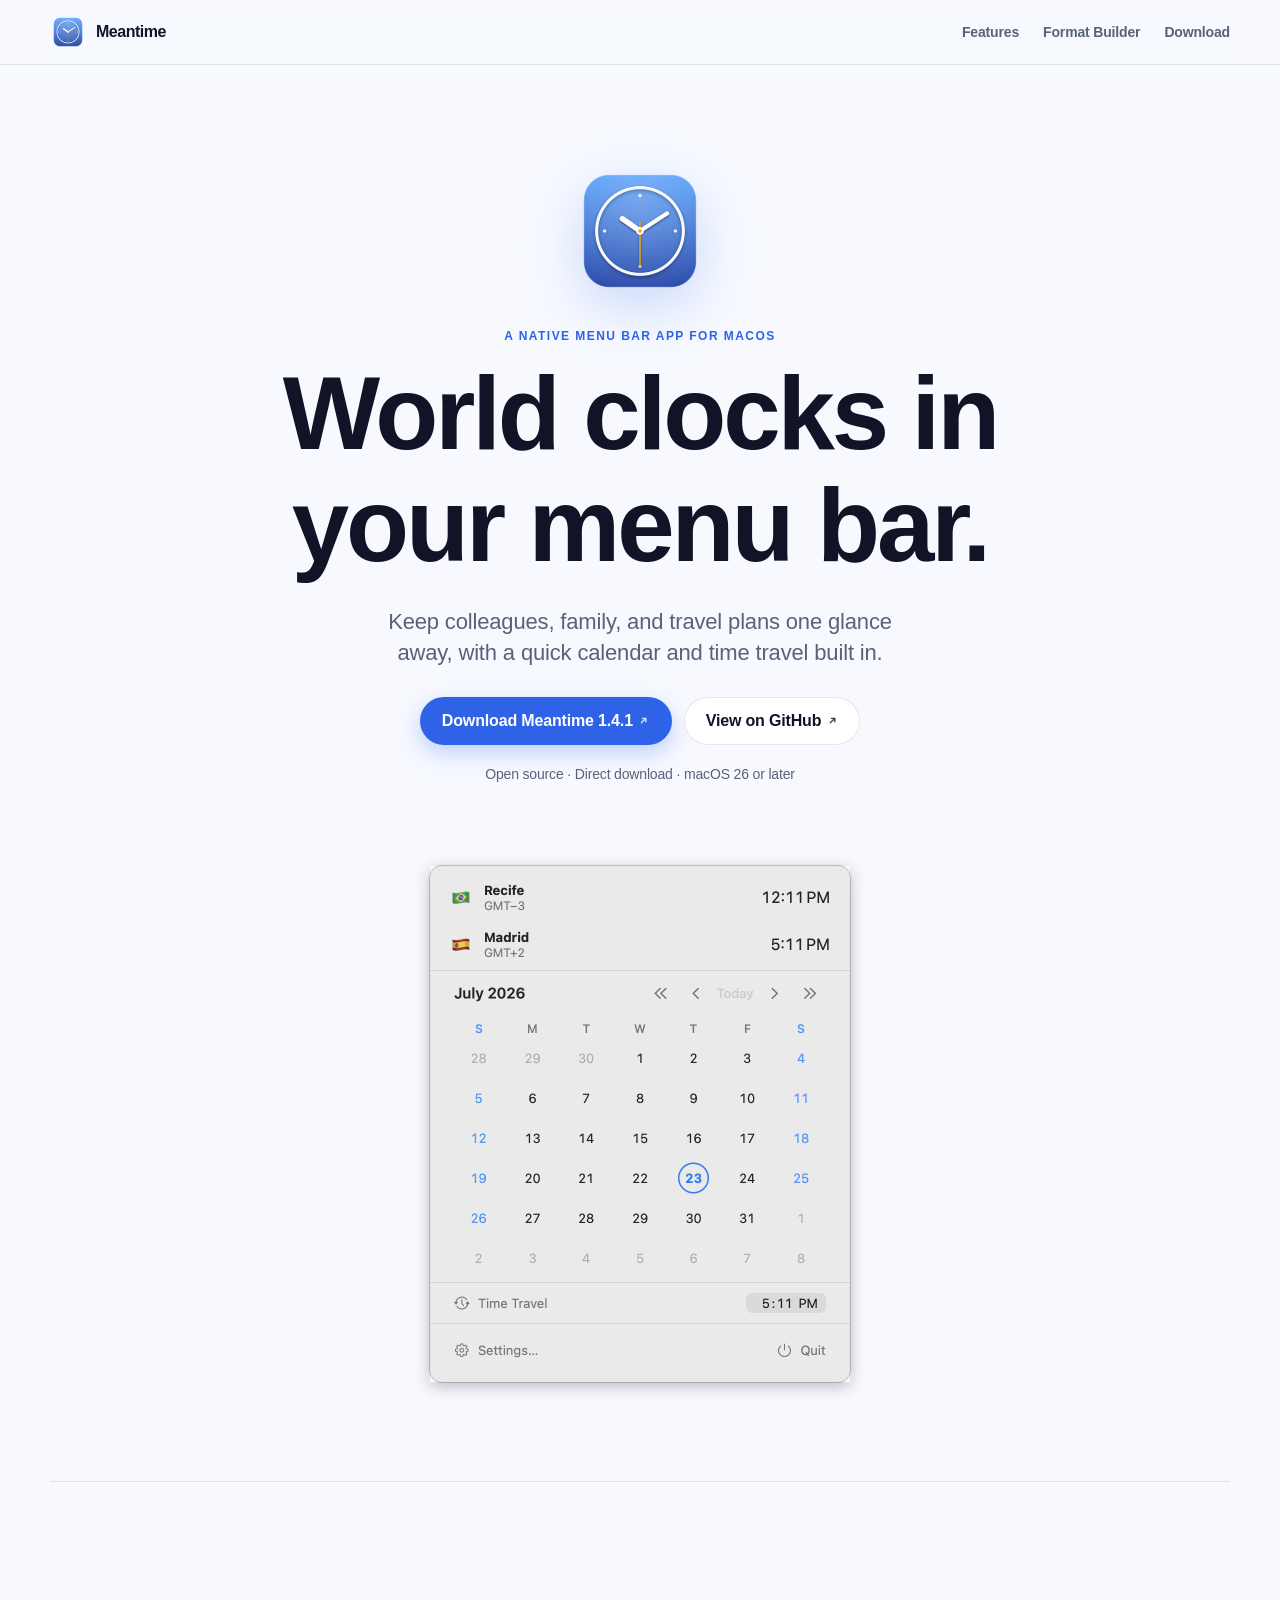
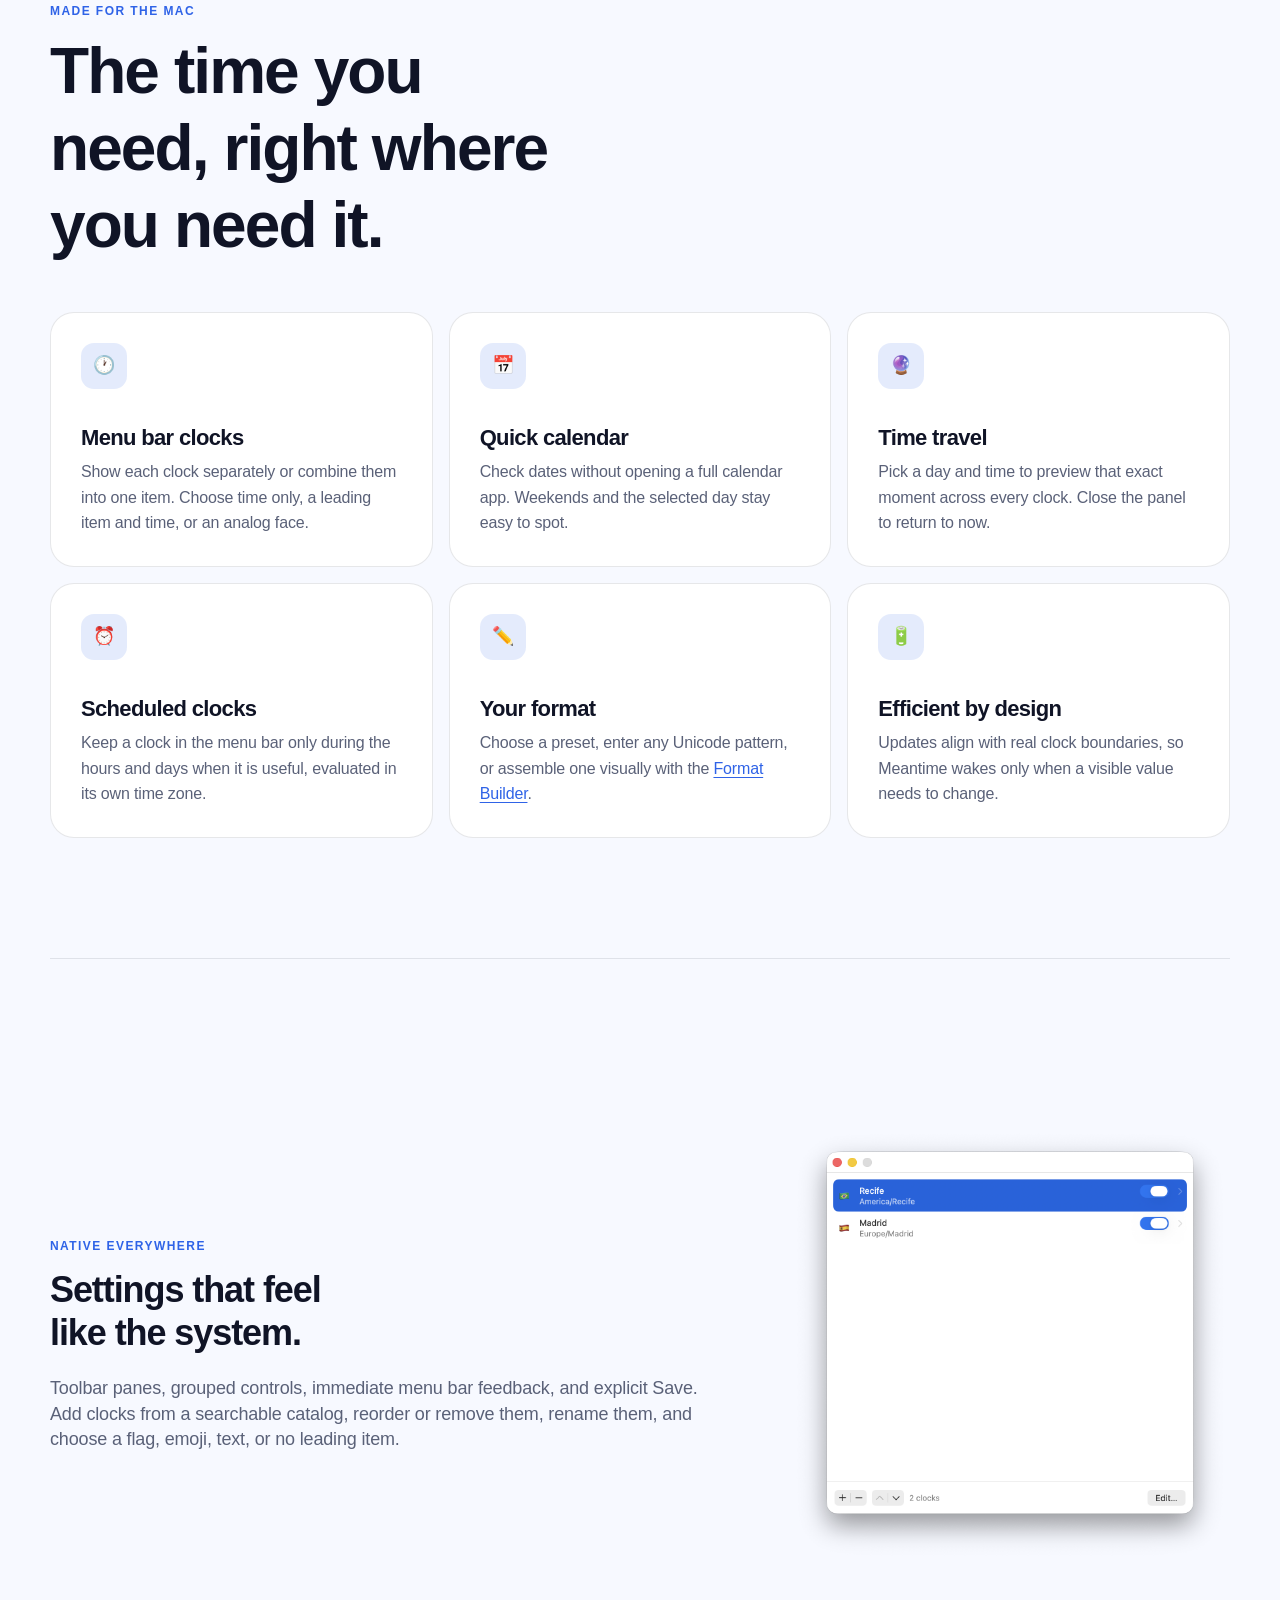
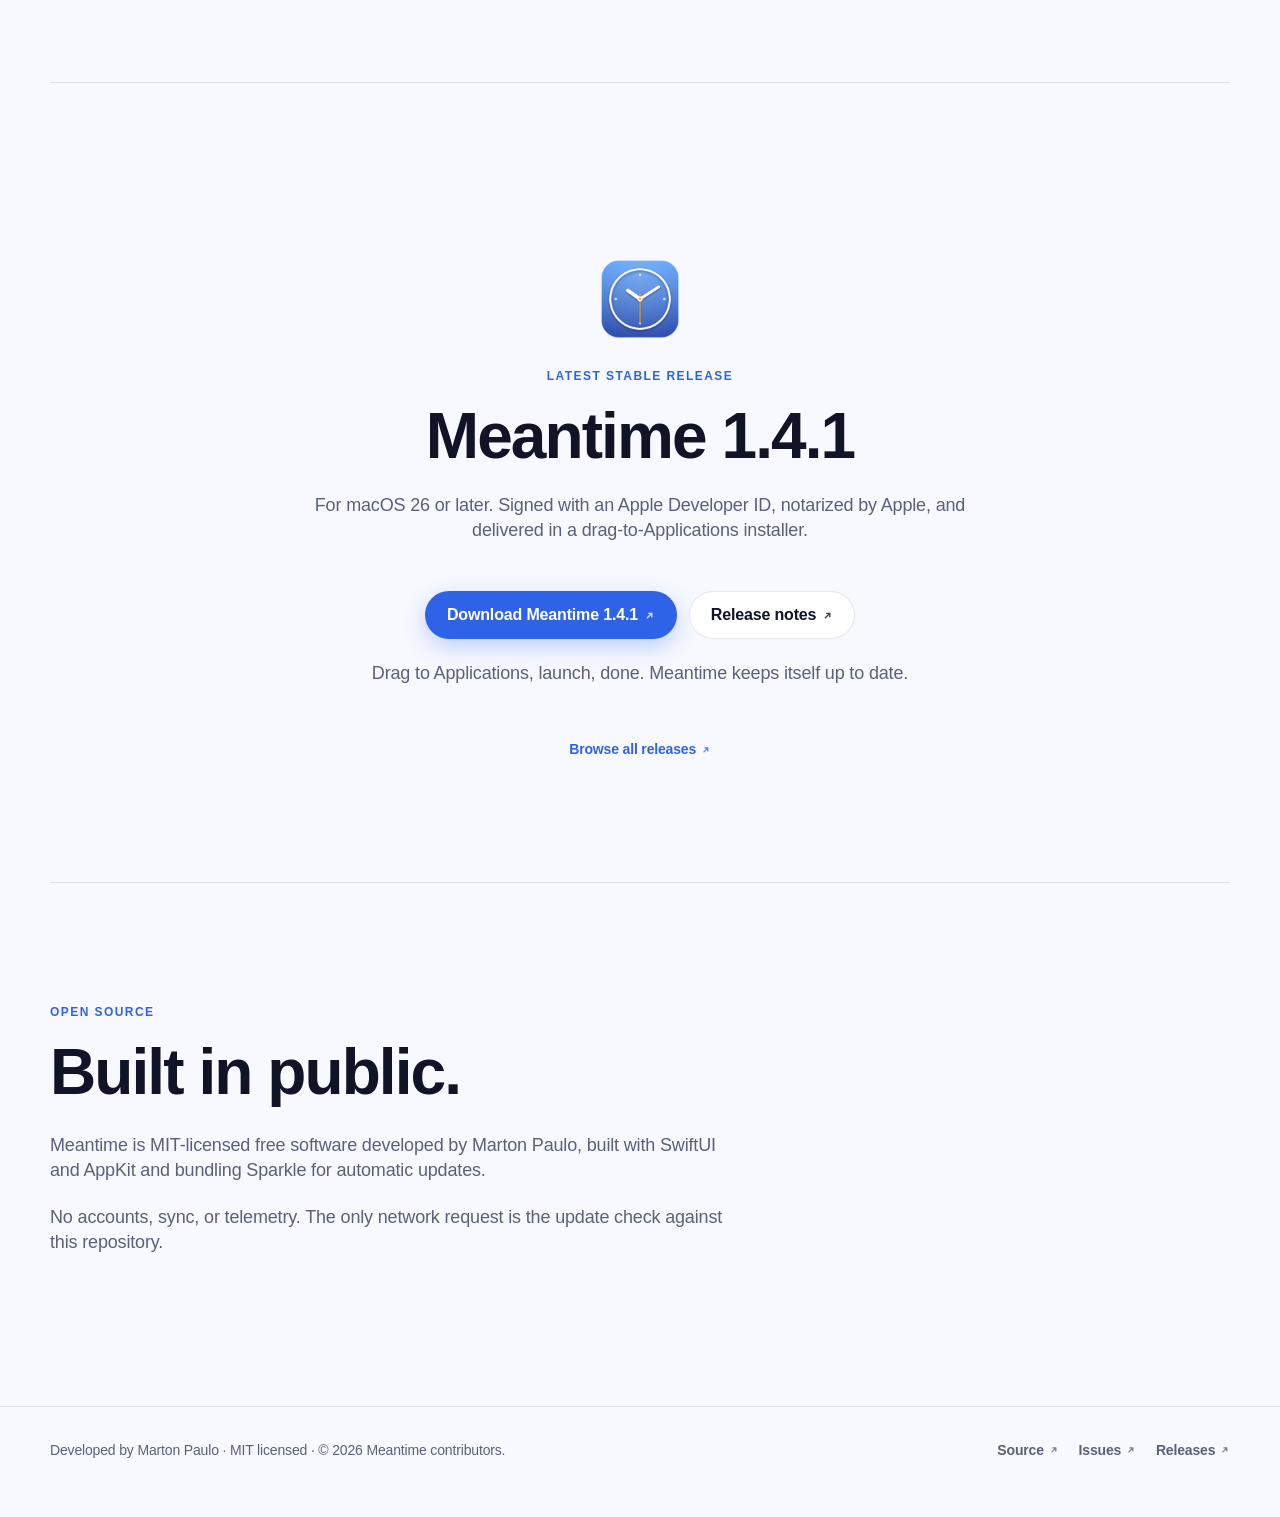
<file: docs/index.html>
<!doctype html>
<html lang="en">
<head>
  <meta charset="utf-8">
  <meta name="viewport" content="width=device-width, initial-scale=1">
  <meta name="color-scheme" content="light dark">
  <title>Meantime · World clock for the Mac menu bar</title>
  <meta name="description" content="A native macOS world clock for the menu bar: scheduled clocks, a quick month calendar, time travel across time zones and a custom format. Free and open source.">
  <meta name="theme-color" content="#f7f9ff" media="(prefers-color-scheme: light)">
  <meta name="theme-color" content="#0b0e1a" media="(prefers-color-scheme: dark)">
  <link rel="canonical" href="https://meantime.martonpaulo.com/">
  <link rel="icon" href="favicon.ico" sizes="48x48">
  <link rel="apple-touch-icon" href="apple-touch-icon.png">
  <meta property="og:type" content="website">
  <meta property="og:site_name" content="Meantime">
  <meta property="og:locale" content="en_US">
  <meta property="og:title" content="Meantime · World clock for the Mac menu bar">
  <meta property="og:description" content="A native macOS world clock for the menu bar: scheduled clocks, a quick month calendar, time travel across time zones and a custom format. Free and open source.">
  <meta property="og:url" content="https://meantime.martonpaulo.com/">
  <meta property="og:image" content="https://meantime.martonpaulo.com/social-card.jpg">
  <meta property="og:image:type" content="image/jpeg">
  <meta property="og:image:width" content="1200">
  <meta property="og:image:height" content="630">
  <meta property="og:image:alt" content="The Meantime clock icon and the words Free for Mac, open source, Meantime, World clocks in your menu bar, beside the Meantime panel with two clocks and a month calendar.">
  <meta name="twitter:card" content="summary_large_image">
  <meta name="twitter:title" content="Meantime · World clock for the Mac menu bar">
  <meta name="twitter:description" content="A native macOS world clock for the menu bar: scheduled clocks, a quick month calendar, time travel across time zones and a custom format. Free and open source.">
  <meta name="twitter:image" content="https://meantime.martonpaulo.com/social-card.jpg">
  <meta name="twitter:image:alt" content="Meantime: world clocks in your menu bar">
  <script type="application/ld+json">
  {
    "@context": "https://schema.org",
    "@type": "SoftwareApplication",
    "name": "Meantime",
    "url": "https://meantime.martonpaulo.com/",
    "description": "A native macOS menu bar app for world clocks: scheduled clocks, a quick month calendar, time travel, and a fully buildable time format.",
    "applicationCategory": "UtilitiesApplication",
    "operatingSystem": "macOS 26 or later",
    "image": "https://meantime.martonpaulo.com/social-card.jpg",
    "screenshot": "https://meantime.martonpaulo.com/screenshots/panel.webp",
    "downloadUrl": "https://github.com/martonpaulo/meantime/releases/latest",
    "license": "https://opensource.org/licenses/MIT",
    "author": { "@type": "Person", "name": "Marton Paulo" },
    "offers": { "@type": "Offer", "price": "0", "priceCurrency": "USD" }
  }
  </script>
  <!-- Google names the site in results from this node on the home page. -->
  <script type="application/ld+json">{"@context": "https://schema.org", "@type": "WebSite", "name": "Meantime", "url": "https://meantime.martonpaulo.com/"}</script>
  <link rel="preload" as="image" href="screenshots/panel.webp" fetchpriority="high">
  <link rel="stylesheet" href="styles/main.css">
</head>
<body>
  <a class="skip-link" href="#main">Skip to content</a>
  <header class="site-header" aria-label="Primary navigation">
    <div class="site-header-inner">
      <a class="brand" href="#top" aria-label="Meantime home" aria-current="page">
        <img src="assets/app-icon-72.png" width="36" height="36" alt="">
        <span>Meantime</span>
      </a>
      <nav aria-label="Page sections">
        <a href="#features">Features</a>
        <a href="format.html">Format Builder</a>
        <a href="#download">Download</a>
      </nav>
    </div>
  </header>

  <main id="main">
    <section class="hero" id="top" aria-labelledby="hero-title">
      <div class="hero-copy">
        <img class="hero-icon" src="assets/app-icon-280.png" width="140" height="140" alt="Meantime application icon">
        <p class="eyebrow">A native menu bar app for macOS</p>
        <h1 id="hero-title">World clocks in your menu bar.</h1>
        <p class="hero-summary">Keep colleagues, family, and travel plans one glance away, with a quick calendar and time travel built in.</p>
        <div class="actions">
          <a class="button primary" href="https://github.com/martonpaulo/meantime/releases/latest" rel="noopener">Download Meantime 1.4.1<svg class="external-icon" viewBox="0 0 12 12" width="12" height="12" fill="none" aria-hidden="true" focusable="false"><path d="M3.6 8.4 8.4 3.6M4.8 3.6h3.6v3.6" stroke="currentColor" stroke-width="1.5" stroke-linecap="round" stroke-linejoin="round"/></svg></a>
          <a class="button secondary" href="https://github.com/martonpaulo/meantime" rel="noopener">View on GitHub<svg class="external-icon" viewBox="0 0 12 12" width="12" height="12" fill="none" aria-hidden="true" focusable="false"><path d="M3.6 8.4 8.4 3.6M4.8 3.6h3.6v3.6" stroke="currentColor" stroke-width="1.5" stroke-linecap="round" stroke-linejoin="round"/></svg></a>
        </div>
        <p class="compatibility">Open source · Direct download · macOS 26 or later</p>
      </div>
      <img class="hero-shot" src="screenshots/panel.webp"
           alt="The Meantime panel showing world clocks, a month calendar, and time travel"
           width="466" height="562" fetchpriority="high" decoding="async">
    </section>

    <section class="section" id="features" aria-labelledby="features-title">
      <p class="eyebrow">Made for the Mac</p>
      <h2 id="features-title">The time you need, right where you need it.</h2>
      <div class="feature-grid">
        <article><span aria-hidden="true">🕐</span><h3>Menu bar clocks</h3><p>Show each clock separately or combine them into one item. Choose time only, a leading item and time, or an analog face.</p></article>
        <article><span aria-hidden="true">📅</span><h3>Quick calendar</h3><p>Check dates without opening a full calendar app. Weekends and the selected day stay easy to spot.</p></article>
        <article><span aria-hidden="true">🔮</span><h3>Time travel</h3><p>Pick a day and time to preview that exact moment across every clock. Close the panel to return to now.</p></article>
        <article><span aria-hidden="true">⏰</span><h3>Scheduled clocks</h3><p>Keep a clock in the menu bar only during the hours and days when it is useful, evaluated in its own time zone.</p></article>
        <article><span aria-hidden="true">✏️</span><h3>Your format</h3><p>Choose a preset, enter any Unicode pattern, or assemble one visually with the <a href="format.html">Format Builder</a>.</p></article>
        <article><span aria-hidden="true">🔋</span><h3>Efficient by design</h3><p>Updates align with real clock boundaries, so Meantime wakes only when a visible value needs to change.</p></article>
      </div>
    </section>

    <section class="showcase section" aria-labelledby="settings-title">
      <div class="showcase-copy">
        <p class="eyebrow">Native everywhere</p>
        <h2 id="settings-title">Settings that feel like the system.</h2>
        <p>Toolbar panes, grouped controls, immediate menu bar feedback, and explicit Save. Add clocks from a searchable catalog, reorder or remove them, rename them, and choose a flag, emoji, text, or no leading item.</p>
      </div>
      <img class="settings-shot" src="screenshots/settings-clocks.webp"
           alt="Meantime Settings showing a native selectable list of clocks with add, remove, reorder, and edit controls"
           width="672" height="664" loading="lazy" decoding="async">
    </section>

    <section class="section download" id="download" aria-labelledby="download-title">
      <img src="assets/app-icon-280.png" alt="" width="96" height="96" loading="lazy" decoding="async">
      <p class="eyebrow">Latest stable release</p>
      <h2 id="download-title">Meantime 1.4.1</h2>
      <p>For macOS 26 or later. Signed with an Apple Developer ID, notarized by Apple, and delivered in a drag-to-Applications installer.</p>
      <div class="actions">
        <a class="button primary" href="https://github.com/martonpaulo/meantime/releases/latest" rel="noopener">Download Meantime 1.4.1<svg class="external-icon" viewBox="0 0 12 12" width="12" height="12" fill="none" aria-hidden="true" focusable="false"><path d="M3.6 8.4 8.4 3.6M4.8 3.6h3.6v3.6" stroke="currentColor" stroke-width="1.5" stroke-linecap="round" stroke-linejoin="round"/></svg></a>
        <a class="button secondary" href="https://github.com/martonpaulo/meantime/releases/tag/v1.4.1" rel="noopener">Release notes<svg class="external-icon" viewBox="0 0 12 12" width="12" height="12" fill="none" aria-hidden="true" focusable="false"><path d="M3.6 8.4 8.4 3.6M4.8 3.6h3.6v3.6" stroke="currentColor" stroke-width="1.5" stroke-linecap="round" stroke-linejoin="round"/></svg></a>
      </div>
      <p class="compatibility">Drag to Applications, launch, done. Meantime keeps itself up to date.</p>
      <a class="text-link" href="https://github.com/martonpaulo/meantime/releases" rel="noopener">Browse all releases<svg class="external-icon" viewBox="0 0 12 12" width="12" height="12" fill="none" aria-hidden="true" focusable="false"><path d="M3.6 8.4 8.4 3.6M4.8 3.6h3.6v3.6" stroke="currentColor" stroke-width="1.5" stroke-linecap="round" stroke-linejoin="round"/></svg></a>
    </section>

    <section class="open-source section" aria-labelledby="open-source-title">
      <p class="eyebrow">Open source</p>
      <h2 id="open-source-title">Built in public.</h2>
      <p>Meantime is MIT-licensed free software developed by Marton Paulo, built with SwiftUI and AppKit and bundling Sparkle for automatic updates.</p>
      <p>No accounts, sync, or telemetry. The only network request is the update check against this repository.</p>
    </section>
  </main>

  <footer class="site-footer">
    <div class="site-footer-inner">
      <p>Developed by Marton Paulo · MIT licensed · © 2026 Meantime contributors.</p>
      <nav aria-label="Site links">
        <a href="https://github.com/martonpaulo/meantime" rel="noopener">Source<svg class="external-icon" viewBox="0 0 12 12" width="12" height="12" fill="none" aria-hidden="true" focusable="false"><path d="M3.6 8.4 8.4 3.6M4.8 3.6h3.6v3.6" stroke="currentColor" stroke-width="1.5" stroke-linecap="round" stroke-linejoin="round"/></svg></a>
        <a href="https://github.com/martonpaulo/meantime/issues" rel="noopener">Issues<svg class="external-icon" viewBox="0 0 12 12" width="12" height="12" fill="none" aria-hidden="true" focusable="false"><path d="M3.6 8.4 8.4 3.6M4.8 3.6h3.6v3.6" stroke="currentColor" stroke-width="1.5" stroke-linecap="round" stroke-linejoin="round"/></svg></a>
        <a href="https://github.com/martonpaulo/meantime/releases" rel="noopener">Releases<svg class="external-icon" viewBox="0 0 12 12" width="12" height="12" fill="none" aria-hidden="true" focusable="false"><path d="M3.6 8.4 8.4 3.6M4.8 3.6h3.6v3.6" stroke="currentColor" stroke-width="1.5" stroke-linecap="round" stroke-linejoin="round"/></svg></a>
      </nav>
    </div>
  </footer>
</body>
</html>
</file>
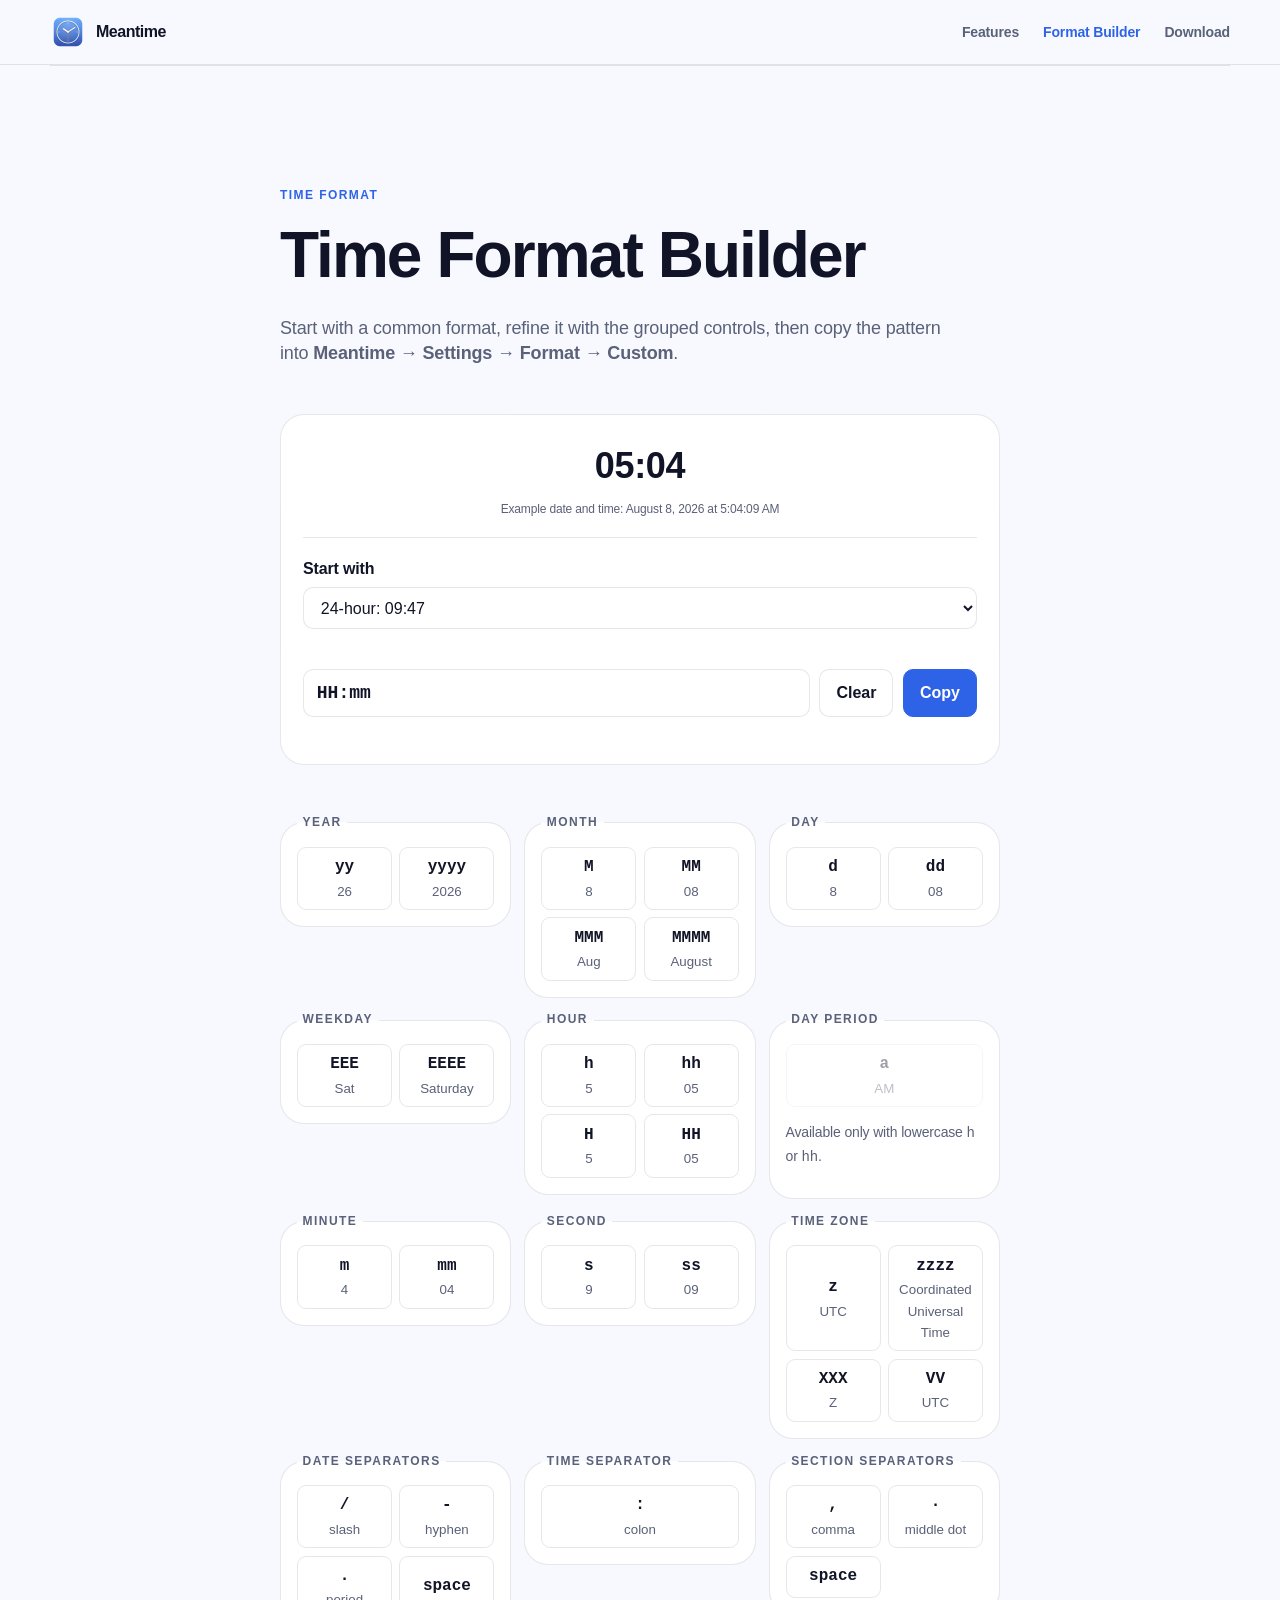
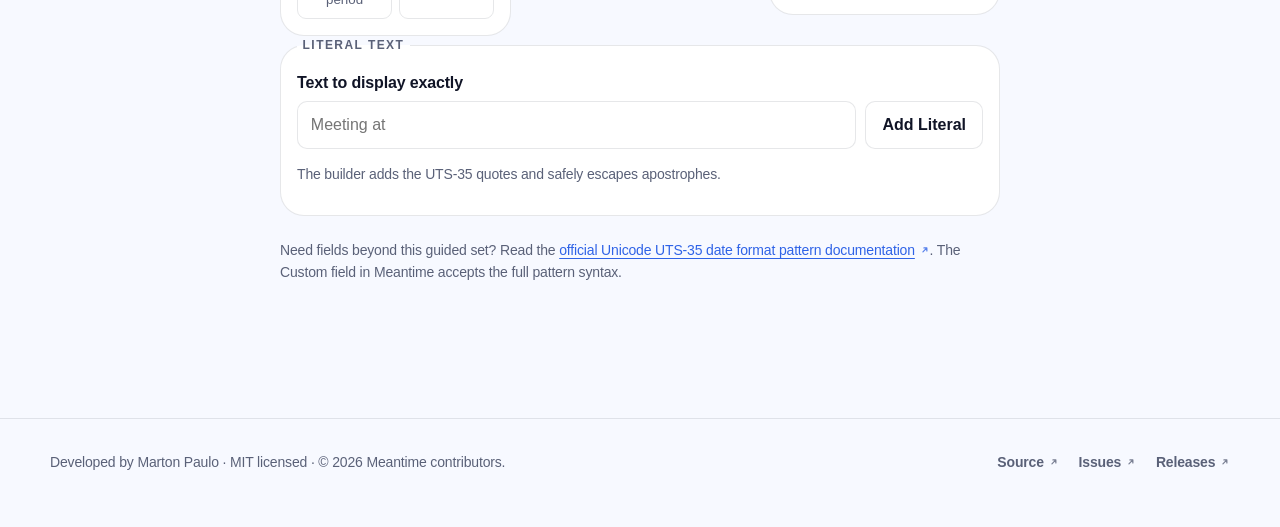
<file: docs/format.html>
<!doctype html>
<html lang="en">
<head>
  <meta charset="utf-8">
  <meta name="viewport" content="width=device-width, initial-scale=1">
  <meta name="color-scheme" content="light dark">
  <title>Time format builder · Meantime</title>
  <meta name="description" content="Build the date and time pattern Meantime shows in your menu bar from presets, grouped fields, separators and literal text, then copy it into the app.">
  <meta name="theme-color" content="#f7f9ff" media="(prefers-color-scheme: light)">
  <meta name="theme-color" content="#0b0e1a" media="(prefers-color-scheme: dark)">
  <link rel="canonical" href="https://meantime.martonpaulo.com/format.html">
  <link rel="icon" href="favicon.ico" sizes="48x48">
  <link rel="apple-touch-icon" href="apple-touch-icon.png">
  <meta property="og:type" content="website">
  <meta property="og:site_name" content="Meantime">
  <meta property="og:locale" content="en_US">
  <meta property="og:title" content="Time format builder · Meantime">
  <meta property="og:description" content="Build the date and time pattern Meantime shows in your menu bar from presets, grouped fields, separators and literal text, then copy it into the app.">
  <meta property="og:url" content="https://meantime.martonpaulo.com/format.html">
  <meta property="og:image" content="https://meantime.martonpaulo.com/social-card.jpg">
  <meta property="og:image:type" content="image/jpeg">
  <meta property="og:image:width" content="1200">
  <meta property="og:image:height" content="630">
  <meta property="og:image:alt" content="The Meantime clock icon and the words Free for Mac, open source, Meantime, World clocks in your menu bar, beside the Meantime panel with two clocks and a month calendar.">
  <meta name="twitter:card" content="summary_large_image">
  <meta name="twitter:title" content="Time format builder · Meantime">
  <meta name="twitter:description" content="Build the date and time pattern Meantime shows in your menu bar from presets, grouped fields, separators and literal text, then copy it into the app.">
  <meta name="twitter:image" content="https://meantime.martonpaulo.com/social-card.jpg">
  <meta name="twitter:image:alt" content="Meantime: world clocks in your menu bar">
  <script type="application/ld+json">
  {
    "@context": "https://schema.org",
    "@type": "WebApplication",
    "name": "Meantime Time Format Builder",
    "url": "https://meantime.martonpaulo.com/format.html",
    "description": "Build a Unicode (UTS-35) date and time pattern for Meantime from presets, grouped fields, separators, and literal text, with a live preview.",
    "applicationCategory": "DeveloperApplication",
    "browserRequirements": "Requires JavaScript",
    "isPartOf": { "@type": "WebSite", "name": "Meantime", "url": "https://meantime.martonpaulo.com/" },
    "offers": { "@type": "Offer", "price": "0", "priceCurrency": "USD" }
  }
  </script>
  <!-- The path above the result on desktop: Meantime › Time format builder. -->
  <script type="application/ld+json">{"@context": "https://schema.org", "@type": "BreadcrumbList", "itemListElement": [{"@type": "ListItem", "position": 1, "name": "Meantime", "item": "https://meantime.martonpaulo.com/"}, {"@type": "ListItem", "position": 2, "name": "Time format builder", "item": "https://meantime.martonpaulo.com/format.html"}]}</script>
  <link rel="stylesheet" href="styles/main.css">
</head>
<body>
  <a class="skip-link" href="#main">Skip to content</a>
  <header class="site-header" aria-label="Primary navigation">
    <div class="site-header-inner">
      <a class="brand" href="index.html" aria-label="Meantime home">
        <img src="assets/app-icon-72.png" width="36" height="36" alt="">
        <span>Meantime</span>
      </a>
      <nav aria-label="Page sections">
        <a href="index.html#features">Features</a>
        <a href="format.html" aria-current="page">Format Builder</a>
        <a href="index.html#download">Download</a>
      </nav>
    </div>
  </header>

  <main id="main">
    <section class="section builder-page" aria-labelledby="title">
      <div class="builder">
        <p class="eyebrow">Time format</p>
        <h1 id="title">Time Format Builder</h1>
        <p class="builder-intro">
          Start with a common format, refine it with the grouped controls, then
          copy the pattern into <strong>Meantime → Settings → Format → Custom</strong>.
        </p>

        <div class="builder-panel">
          <div class="preview-card" aria-live="polite">
            <div class="preview-time" id="preview">05:04</div>
            <p class="preview-caption">Example date and time: August 8, 2026 at 5:04:09 AM</p>
          </div>

          <div class="preset-row">
            <label for="preset">Start with</label>
            <select id="preset">
              <option value="HH:mm" selected>24-hour: 09:47</option>
              <option value="HH:mm:ss">24-hour with seconds: 09:47:30</option>
              <option value="h:mm a">12-hour: 9:47 AM</option>
              <option value="h:mm:ss a">12-hour with seconds: 9:47:30 AM</option>
              <option value="EEE d MMM · HH:mm">Date and time</option>
              <option value="EEEE, MMMM d, yyyy · h:mm a">Full date and time</option>
              <option value="custom">Custom</option>
            </select>
          </div>
        </div>

        <div class="builder-sticky">
          <div class="panel-foot">
            <div class="pattern-row">
              <input id="pattern" type="text" spellcheck="false" autocomplete="off"
                     aria-label="Unicode date and time pattern"
                     aria-describedby="builder-status" value="HH:mm">
              <button class="builder-button" id="clear" type="button">Clear</button>
              <button class="builder-button primary" id="copy" type="button">Copy</button>
            </div>
            <p class="builder-status" id="builder-status" role="status"></p>
          </div>
        </div>

        <div class="builder-groups" aria-label="Pattern fields and separators">
          <fieldset>
            <legend>Year</legend>
            <div class="token-buttons">
              <button type="button" data-token="yy"><code>yy</code><small data-sample="yy"></small></button>
              <button type="button" data-token="yyyy"><code>yyyy</code><small data-sample="yyyy"></small></button>
            </div>
          </fieldset>

          <fieldset>
            <legend>Month</legend>
            <div class="token-buttons">
              <button type="button" data-token="M"><code>M</code><small data-sample="M"></small></button>
              <button type="button" data-token="MM"><code>MM</code><small data-sample="MM"></small></button>
              <button type="button" data-token="MMM"><code>MMM</code><small data-sample="MMM"></small></button>
              <button type="button" data-token="MMMM"><code>MMMM</code><small data-sample="MMMM"></small></button>
            </div>
          </fieldset>

          <fieldset>
            <legend>Day</legend>
            <div class="token-buttons">
              <button type="button" data-token="d"><code>d</code><small data-sample="d"></small></button>
              <button type="button" data-token="dd"><code>dd</code><small data-sample="dd"></small></button>
            </div>
          </fieldset>

          <fieldset>
            <legend>Weekday</legend>
            <div class="token-buttons">
              <button type="button" data-token="EEE"><code>EEE</code><small data-sample="EEE"></small></button>
              <button type="button" data-token="EEEE"><code>EEEE</code><small data-sample="EEEE"></small></button>
            </div>
          </fieldset>

          <fieldset>
            <legend>Hour</legend>
            <div class="token-buttons">
              <button type="button" data-token="h"><code>h</code><small data-sample="h"></small></button>
              <button type="button" data-token="hh"><code>hh</code><small data-sample="hh"></small></button>
              <button type="button" data-token="H"><code>H</code><small data-sample="H"></small></button>
              <button type="button" data-token="HH"><code>HH</code><small data-sample="HH"></small></button>
            </div>
          </fieldset>

          <fieldset>
            <legend>Day Period</legend>
            <div class="token-buttons">
              <button type="button" id="day-period" data-token="a"><code>a</code><small data-sample="a"></small></button>
            </div>
            <p class="hint">Available only with lowercase <code>h</code> or <code>hh</code>.</p>
          </fieldset>

          <fieldset>
            <legend>Minute</legend>
            <div class="token-buttons">
              <button type="button" data-token="m"><code>m</code><small data-sample="m"></small></button>
              <button type="button" data-token="mm"><code>mm</code><small data-sample="mm"></small></button>
            </div>
          </fieldset>

          <fieldset>
            <legend>Second</legend>
            <div class="token-buttons">
              <button type="button" data-token="s"><code>s</code><small data-sample="s"></small></button>
              <button type="button" data-token="ss"><code>ss</code><small data-sample="ss"></small></button>
            </div>
          </fieldset>

          <fieldset>
            <legend>Time Zone</legend>
            <div class="token-buttons">
              <button type="button" data-token="z"><code>z</code><small data-sample="z"></small></button>
              <button type="button" data-token="zzzz"><code>zzzz</code><small data-sample="zzzz"></small></button>
              <button type="button" data-token="XXX"><code>XXX</code><small data-sample="XXX"></small></button>
              <button type="button" data-token="VV"><code>VV</code><small data-sample="VV"></small></button>
            </div>
          </fieldset>

          <fieldset>
            <legend>Date Separators</legend>
            <div class="token-buttons">
              <button type="button" data-token="/" data-separator><code>/</code><small>slash</small></button>
              <button type="button" data-token="-" data-separator><code>-</code><small>hyphen</small></button>
              <button type="button" data-token="." data-separator><code>.</code><small>period</small></button>
              <button type="button" data-token=" " data-separator><code>space</code></button>
            </div>
          </fieldset>

          <fieldset>
            <legend>Time Separator</legend>
            <div class="token-buttons">
              <button type="button" data-token=":" data-separator><code>:</code><small>colon</small></button>
            </div>
          </fieldset>

          <fieldset>
            <legend>Section Separators</legend>
            <div class="token-buttons">
              <button type="button" data-token="," data-separator><code>,</code><small>comma</small></button>
              <button type="button" data-token="·" data-separator><code>·</code><small>middle dot</small></button>
              <button type="button" data-token=" " data-separator><code>space</code></button>
            </div>
          </fieldset>
        </div>

        <fieldset class="literal-fieldset">
          <legend>Literal Text</legend>
          <div class="literal-row">
            <div>
              <label for="literal">Text to display exactly</label>
              <input id="literal" type="text" placeholder="Meeting at" autocomplete="off">
            </div>
            <button class="builder-button" id="add-literal" type="button">Add Literal</button>
          </div>
          <p class="hint">The builder adds the UTS-35 quotes and safely escapes apostrophes.</p>
        </fieldset>

        <p class="hint builder-help">
          Need fields beyond this guided set? Read the
          <a href="https://unicode.org/reports/tr35/tr35-dates.html#Date_Format_Patterns" rel="noopener">official Unicode UTS-35 date format pattern documentation<svg class="external-icon" viewBox="0 0 12 12" width="12" height="12" fill="none" aria-hidden="true" focusable="false"><path d="M3.6 8.4 8.4 3.6M4.8 3.6h3.6v3.6" stroke="currentColor" stroke-width="1.5" stroke-linecap="round" stroke-linejoin="round"/></svg></a>.
          The Custom field in Meantime accepts the full pattern syntax.
        </p>
      </div>
    </section>
  </main>

  <footer class="site-footer">
    <div class="site-footer-inner">
      <p>Developed by Marton Paulo · MIT licensed · © 2026 Meantime contributors.</p>
      <nav aria-label="Site links">
        <a href="https://github.com/martonpaulo/meantime" rel="noopener">Source<svg class="external-icon" viewBox="0 0 12 12" width="12" height="12" fill="none" aria-hidden="true" focusable="false"><path d="M3.6 8.4 8.4 3.6M4.8 3.6h3.6v3.6" stroke="currentColor" stroke-width="1.5" stroke-linecap="round" stroke-linejoin="round"/></svg></a>
        <a href="https://github.com/martonpaulo/meantime/issues" rel="noopener">Issues<svg class="external-icon" viewBox="0 0 12 12" width="12" height="12" fill="none" aria-hidden="true" focusable="false"><path d="M3.6 8.4 8.4 3.6M4.8 3.6h3.6v3.6" stroke="currentColor" stroke-width="1.5" stroke-linecap="round" stroke-linejoin="round"/></svg></a>
        <a href="https://github.com/martonpaulo/meantime/releases" rel="noopener">Releases<svg class="external-icon" viewBox="0 0 12 12" width="12" height="12" fill="none" aria-hidden="true" focusable="false"><path d="M3.6 8.4 8.4 3.6M4.8 3.6h3.6v3.6" stroke="currentColor" stroke-width="1.5" stroke-linecap="round" stroke-linejoin="round"/></svg></a>
      </nav>
    </div>
  </footer>

  <script src="scripts/format-pattern.js"></script>
  <script src="scripts/format-preview.js"></script>
  <script>
    "use strict";

    const { unquotedFields, validation: validatePattern } = MeantimeFormatPattern;
    const { EXAMPLE_DATE, parsePattern } = MeantimeFormatPreview;

    const patternInput = document.getElementById("pattern");
    const preset = document.getElementById("preset");
    const preview = document.getElementById("preview");
    const copyButton = document.getElementById("copy");
    const status = document.getElementById("builder-status");
    const dayPeriodButton = document.getElementById("day-period");
    function validation() {
      return validatePattern(patternInput.value);
    }

    // The outcome of the last copy attempt, shown only while it still describes
    // the pattern in the field. A validation error always outranks it.
    let copyFeedback = null;

    function refresh() {
      preview.textContent = parsePattern(patternInput.value, EXAMPLE_DATE) || "Add a field to begin";
      document.querySelectorAll("[data-sample]").forEach(element => {
        element.textContent = parsePattern(element.dataset.sample, EXAMPLE_DATE);
      });

      const parsed = unquotedFields(patternInput.value);
      dayPeriodButton.disabled = !parsed.fields.has("h") || parsed.fields.has("H");
      const result = validation();
      const showing = result.valid ? copyFeedback : { message: result.message, error: true };
      status.textContent = showing ? showing.message : "";
      status.classList.toggle("error", Boolean(showing && showing.error));
      // The one validator owns validity: the field's invalid state and the
      // description the screen reader reads both come from its result.
      patternInput.setAttribute("aria-invalid", result.valid ? "false" : "true");
      copyButton.disabled = !result.valid;
    }

    function patternChanged() {
      // A new pattern makes any earlier copy outcome obsolete.
      copyFeedback = null;
      refresh();
    }

    preset.addEventListener("change", () => {
      if (preset.value !== "custom") patternInput.value = preset.value;
      patternChanged();
    });

    patternInput.addEventListener("input", () => {
      preset.value = "custom";
      patternChanged();
    });

    document.querySelectorAll("[data-token]").forEach(button => {
      button.addEventListener("click", () => {
        patternInput.value += button.dataset.token;
        preset.value = "custom";
        patternChanged();
        patternInput.focus();
      });
    });

    document.getElementById("clear").addEventListener("click", () => {
      patternInput.value = "";
      preset.value = "custom";
      patternChanged();
      patternInput.focus();
    });

    const literalInput = document.getElementById("literal");
    function addLiteral() {
      if (!literalInput.value) return;
      const quoted = `'${literalInput.value.replaceAll("'", "''")}'`;
      patternInput.value += quoted;
      literalInput.value = "";
      preset.value = "custom";
      patternChanged();
      patternInput.focus();
    }
    document.getElementById("add-literal").addEventListener("click", addLiteral);
    literalInput.addEventListener("keydown", event => {
      if (event.key === "Enter") {
        event.preventDefault();
        addLiteral();
      }
    });

    copyButton.addEventListener("click", async () => {
      if (!validation().valid) return;
      const requested = patternInput.value;
      let copied = false;
      try {
        // Absent over plain HTTP and in older browsers; denied by permission too.
        if (!navigator.clipboard?.writeText) throw new Error("clipboard unavailable");
        await navigator.clipboard.writeText(requested);
        copied = true;
      } catch {
        copied = false;
      }
      // The pattern may have changed while the write was in flight; a stale
      // result must never describe what is in the field now.
      if (patternInput.value !== requested) return;

      if (copied) {
        copyFeedback = { message: "Copied the pattern to the clipboard.", error: false };
        copyButton.textContent = "Copied!";
        window.setTimeout(() => { copyButton.textContent = "Copy"; }, 1400);
      } else {
        copyFeedback = {
          message: "Couldn\u2019t copy the pattern. Select the pattern and copy it manually.",
          error: true,
        };
        // Hand the pattern over ready to copy by keyboard.
        patternInput.focus();
        patternInput.select();
      }
      refresh();
    });

    patternChanged();
  </script>
</body>
</html>
</file>
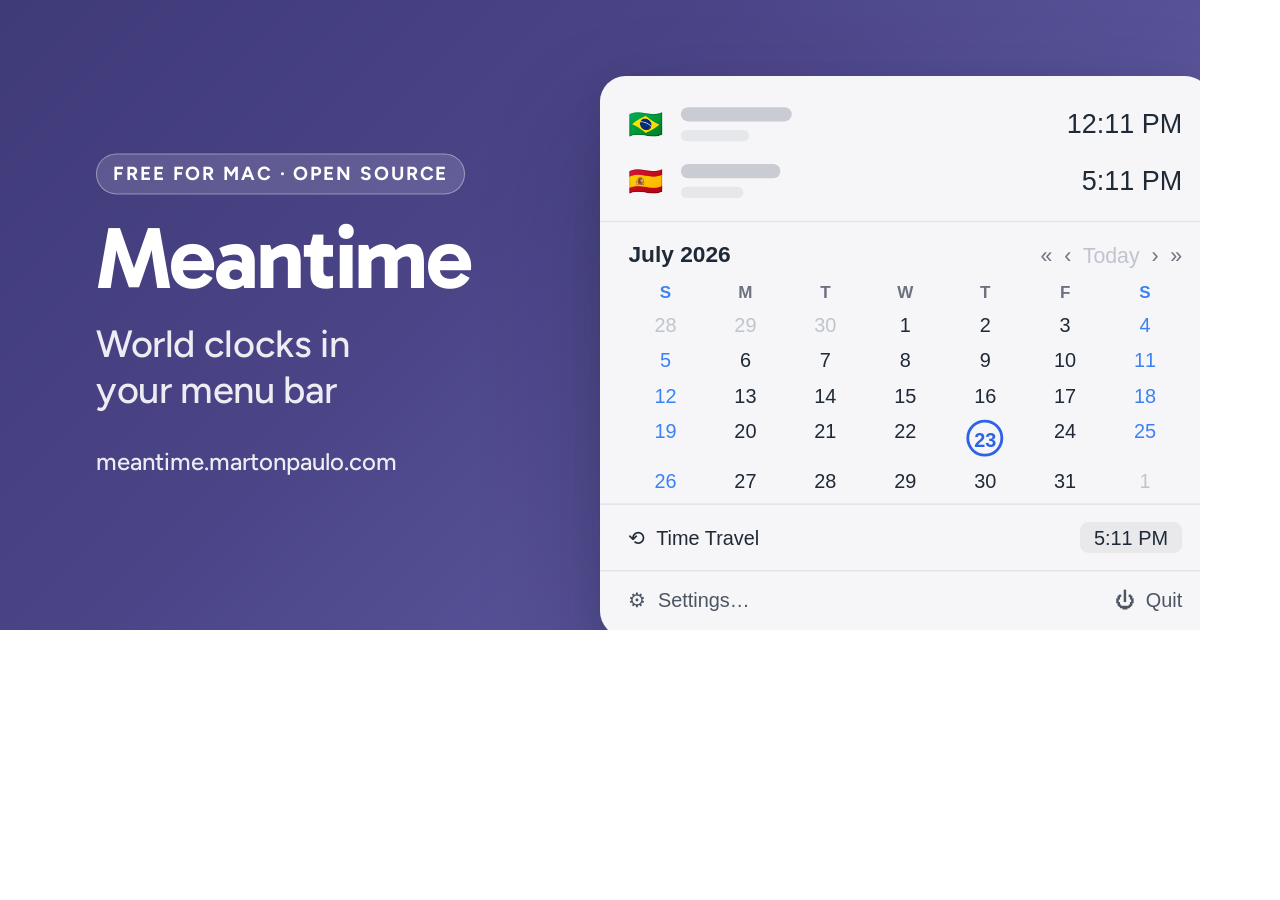
<file: design/social-card/social-card.html>
<!doctype html>
<!-- Meantime social card. Source of truth for site/social-card.jpg, served at
     https://meantime.martonpaulo.com/social-card.jpg (1200x630). Never edit the JPEG.
     Render on a Mac (the drawn interface uses the system font): make social-card
     System, grid and contrast rules: the social card standard (skill-deck#261).
     Fonts: Gabarito and Figtree (OFL, fonts/*-OFL.txt), the typefaces of martonpaulo.com. -->
<meta charset="utf-8">
<title>Meantime social card</title>
<style>
@font-face { font-family: "Gabarito"; font-weight: 700; src: url(fonts/gabarito-latin-700-normal.woff2); }
@font-face { font-family: "Figtree"; font-weight: 400; src: url(fonts/figtree-latin-400-normal.woff2); }
@font-face { font-family: "Figtree"; font-weight: 500; src: url(fonts/figtree-latin-500-normal.woff2); }
@font-face { font-family: "Figtree"; font-weight: 600; src: url(fonts/figtree-latin-600-normal.woff2); }
@font-face { font-family: "Figtree"; font-weight: 700; src: url(fonts/figtree-latin-700-normal.woff2); }
html, body { margin: 0; }
.card { position: relative; width: 1200px; height: 630px; overflow: hidden; font-family: "Figtree", sans-serif;
        color: var(--ink); background: var(--gradient); }
.card::before { content: ""; position: absolute; inset: 0; background: var(--glow, none); }
/* One grid for every card: the copy block is centred vertically in a 440px column at x=96;
   the product visual always starts at x=600, a fixed gutter. */
.copy { position: absolute; left: 96px; top: 50%; transform: translateY(-50%); width: 440px; z-index: 2; }
.icon { width: 104px; height: 104px; display: block; margin-bottom: 30px; filter: drop-shadow(0 16px 26px rgba(0,0,0,.22)); }
.eyebrow { display: inline-block; margin: 0 0 20px; padding: 8px 16px; border-radius: 999px;
           background: var(--pill-bg); border: 1px solid var(--pill-line);
           font-weight: 700; font-size: 19px; letter-spacing: .1em; text-transform: uppercase; }
h1 { margin: 0; font: 700 88px/1 "Gabarito", sans-serif; letter-spacing: -0.03em; }
.promise { margin: 20px 0 0; font-weight: 500; font-size: 38px; line-height: 1.2; letter-spacing: -0.01em;
           color: var(--ink-soft); text-wrap: balance; }
.domain { margin: 34px 0 0; font-size: 24px; font-weight: 500; color: var(--ink-soft); }
/* The drawn interface: the system font, the way the real app renders. */
.ui { font-family: -apple-system, BlinkMacSystemFont, "SF Pro Text", "Helvetica Neue", sans-serif; color: #1f2937; }
.win { position: absolute; background: #fff; border-radius: 22px;
       box-shadow: 0 40px 80px rgba(15,23,42,.30), 0 8px 20px rgba(15,23,42,.12); }
.bar { height: 11px; border-radius: 6px; background: #e5e7eb; }

.card { --gradient: linear-gradient(135deg,#3f3a78 0%,#4b4588 40%,#575197 65%,#7069b0 100%); --glow: radial-gradient(620px 480px at 94% 88%,rgba(244,187,200,.22),transparent 62%); --ink: #fff; --ink-soft: rgba(255,255,255,.9);
        --pill-bg: rgba(255,255,255,.14); --pill-line: rgba(255,255,255,.38); }
.panel{left:600px;top:76px;transform:scale(1.42);transform-origin:left top;width:430px;padding:14px 18px;box-sizing:border-box;border-radius:18px;background:#f6f6f8;font-size:15px}
.clock{display:flex;align-items:center;gap:12px;padding:8px 2px}
.clock .flag{font-size:20px}.clock .city{flex:1;display:flex;flex-direction:column;line-height:1.15}
.clock .city b{font-weight:600;font-size:15px}.clock .city small{font-size:12px;color:#6b7280}
.clock .time{font-size:19px;font-weight:500;font-variant-numeric:tabular-nums}
.sep{height:1px;background:#e3e3e6;margin:8px -18px}
.calhead{display:flex;justify-content:space-between;align-items:center;padding:6px 2px 10px;font-size:16px}
.calhead .nav{color:#6b7280;font-size:15px}.calhead .nav i{font-style:normal;color:#c0c4cc}
.grid{display:grid;grid-template-columns:repeat(7,1fr);text-align:center;row-gap:9px;font-size:14px;font-variant-numeric:tabular-nums}
.grid.wd{margin-bottom:8px;font-size:12px;font-weight:600;color:#6b7280}.grid .wk{color:#3b82f6}
.grid .out{color:#c0c4cc}.grid .today{justify-self:center;width:26px;height:26px;line-height:24px;border-radius:50%;border:2px solid #2f63e7;color:#2f63e7;font-weight:700;box-sizing:border-box}
.row{display:flex;justify-content:space-between;align-items:center;padding:4px 2px;font-size:14px}
.row.muted{color:#4b5563}.field{background:#e9e9ec;border-radius:6px;padding:3px 10px;font-variant-numeric:tabular-nums}
</style>
<div class="card">
  <div class="copy">
    
    <p class="eyebrow">Free for Mac · Open source</p>
    <h1>Meantime</h1>
    <p class="promise">World clocks in your menu bar</p>
    <p class="domain">meantime.martonpaulo.com</p>
  </div>
  <div class="win panel ui">
    <div class="clock"><span class="flag">🇧🇷</span><span class="city"><span class="bar" style="width:78px;height:10px;background:#c9ccd3"></span><span class="bar" style="width:48px;height:8px;margin-top:6px"></span></span><span class="time">12:11 PM</span></div>
    <div class="clock"><span class="flag">🇪🇸</span><span class="city"><span class="bar" style="width:70px;height:10px;background:#c9ccd3"></span><span class="bar" style="width:44px;height:8px;margin-top:6px"></span></span><span class="time">5:11 PM</span></div>
    <div class="sep"></div>
    <div class="calhead"><b>July 2026</b><span class="nav">«&nbsp;&nbsp;‹&nbsp;&nbsp;<i>Today</i>&nbsp;&nbsp;›&nbsp;&nbsp;»</span></div>
    <div class="grid wd"><span class="wk">S</span><span>M</span><span>T</span><span>W</span><span>T</span><span>F</span><span class="wk">S</span></div>
    <div class="grid"><span class="out">28</span><span class="out">29</span><span class="out">30</span><span class="">1</span><span class="">2</span><span class="">3</span><span class="wk">4</span><span class="wk">5</span><span class="">6</span><span class="">7</span><span class="">8</span><span class="">9</span><span class="">10</span><span class="wk">11</span><span class="wk">12</span><span class="">13</span><span class="">14</span><span class="">15</span><span class="">16</span><span class="">17</span><span class="wk">18</span><span class="wk">19</span><span class="">20</span><span class="">21</span><span class="">22</span><span class="today">23</span><span class="">24</span><span class="wk">25</span><span class="wk">26</span><span class="">27</span><span class="">28</span><span class="">29</span><span class="">30</span><span class="">31</span><span class="out">1</span></div>
    <div class="sep"></div>
    <div class="row"><span>⟲&nbsp; Time Travel</span><span class="field">5:11 PM</span></div>
    <div class="sep"></div>
    <div class="row muted"><span>⚙&nbsp; Settings…</span><span>⏻&nbsp; Quit</span></div>
  </div>
</div>
</file>
<file: docs/styles/main.css>
/* Fleet typography standard, 2026-09. This :root block is identical, in this
   order, in windowhop, mailbell, meantime, smart-desk and orbit: the five sites
   share a design but no package, so copying is the cost and identical ordering
   is what keeps the drift greppable. The -apple-system stack is deliberate and
   stays: these are landing pages for Mac apps, so the page wears the platform's
   own face. */
:root {
  --font-sans: -apple-system, BlinkMacSystemFont, "SF Pro Text", "Helvetica Neue", sans-serif;
  --text-xs: 0.75rem;
  --text-sm: 0.875rem;
  --text-md: 1.125rem;
  --text-lg: 1.375rem;
  --text-xl: clamp(1.75rem, 1.25rem + 1.5vw, 2.25rem);
  --text-2xl: clamp(2.5rem, 1.5rem + 3.5vw, 4rem);
  --text-3xl: clamp(3rem, 1.25rem + 6.5vw, 6.5rem);
  --leading-tight: 1.08;
  --leading-snug: 1.2;
  --leading-relaxed: 1.4;
  --leading-body: 1.6;
  --tracking-display: -0.03em;
  --tracking-body: -0.01em;
  --tracking-eyebrow: 0.12em;
  --weight-body: 400;
  --weight-strong: 600;
  --weight-display: 700;
  --measure: 68ch;
  --measure-narrow: 44ch;
  --measure-title: 16ch;
}

/* --- Meantime palette and page metrics ------------------------------------- */
:root {
  color-scheme: light dark;
  --bg: #f7f9ff;
  --surface: #ffffff;
  --surface-strong: #ffffff;
  --text: #101426;
  --secondary: #5a6178;
  --line: rgba(16, 20, 38, 0.10);
  --accent: #2f63e7;
  --accent-hover: #2451c7;
  --button-primary-fg: #ffffff;
  --button-primary-bg: #2f63e7;
  --button-primary-bg-hover: #2451c7;
  --button-glow: 0 8px 22px color-mix(in srgb, var(--accent) 28%, transparent);
  --button-glow-hover: 0 12px 28px color-mix(in srgb, var(--accent) 34%, transparent);
  --shadow: 0 24px 80px rgba(16, 20, 38, 0.12);
  --icon-shadow: drop-shadow(0 18px 28px rgba(47, 99, 231, 0.22));
  --radius: 28px;
  --radius-card: 24px;
  --page-width: min(1180px, calc(100% - 40px));
  /* The sticky header's own height: what anything else that sticks has to
     clear so it does not park underneath it. */
  --header-height: 65px;
  /* Meantime's own: the Format Builder's validation state. */
  --error: #b42318;
}

@media (prefers-color-scheme: dark) {
  :root {
    --bg: #0b0e1a;
    --surface: #151a2c;
    --surface-strong: #151a2c;
    --text: #eef1fb;
    --secondary: #9aa3c0;
    --line: rgba(238, 241, 251, 0.12);
    --accent: #5a8bff;
    --accent-hover: #82a8ff;
    --button-primary-fg: #0b0e1a;
    --button-primary-bg: #5a8bff;
    --button-primary-bg-hover: #82a8ff;
    --shadow: 0 28px 90px rgba(0, 0, 0, 0.5);
    --icon-shadow: drop-shadow(0 18px 28px rgba(0, 0, 0, 0.55));
    --error: #ff6961;
  }
}

/* --- Shared structure ------------------------------------------------------
   The section rhythm, hero, feature blocks, buttons and footer below are the
   fleet's one landing-page design. Keep them in step across the three sites. */

* { box-sizing: border-box; }
html { scroll-behavior: smooth; }
/* The footer sits at the bottom of the viewport on a short page (the 404
   above all) instead of floating in the middle of it. svh keeps mobile browser
   chrome from pushing it off; vh is the fallback for anything older. */
body {
  min-height: 100vh;
  min-height: 100svh;
  display: flex;
  flex-direction: column;
  margin: 0;
  font-family: var(--font-sans);
  font-weight: var(--weight-body);
  line-height: var(--leading-body);
  letter-spacing: var(--tracking-body);
  background: var(--bg);
  color: var(--text);
}
a { color: inherit; }
/* A link inside running copy shows itself. Navigation, buttons and link rows
   carry their own treatment instead. */
p a, li a, td a { color: var(--accent); text-decoration: underline; text-underline-offset: 0.18em; }
.actions a, .link-row a, .site-footer a, .site-header a { text-decoration: none; }
img { display: block; max-width: 100%; height: auto; }
strong { font-weight: var(--weight-strong); }

.skip-link { position: fixed; left: 16px; top: -80px; z-index: 100; padding: 10px 14px; border-radius: 10px; background: var(--text); color: var(--bg); text-decoration: none; }
.skip-link:focus { top: 16px; }

:where(a, button, input, select):focus-visible {
  outline: 3px solid color-mix(in srgb, var(--accent) 70%, white);
  outline-offset: 4px;
  border-radius: 8px;
}

/* One icon for every link that leaves the site: the GitHub button, another site
   of the fleet, any external documentation. A link to another page of this site
   never carries it. */
.external-icon {
  flex: none;
  width: 0.7em;
  height: 0.7em;
  margin-left: 0.35em;
  vertical-align: baseline;
  opacity: 0.8;
}

/* The header's background, blur and hairline span the viewport; only its
   contents sit in the container, so the brand keeps the same left edge as every
   section below it. The footer's rule is drawn the same way. */
.site-header {
  position: sticky; top: 0; z-index: 20;
  background: color-mix(in srgb, var(--bg) 82%, transparent);
  backdrop-filter: blur(22px) saturate(1.4);
  border-bottom: 1px solid var(--line);
}
.site-header-inner {
  display: flex; align-items: center; justify-content: space-between; gap: 12px 24px;
  width: var(--page-width); margin-inline: auto; padding: 14px 0;
}
/* The wordmark is the site's name, not a navigation state: it stays --text on
   every page, so the lockup never changes colour as the visitor moves around. */
.brand { display: inline-flex; align-items: center; gap: 10px; color: var(--text); font-weight: var(--weight-strong); text-decoration: none; letter-spacing: var(--tracking-display); }
/* The icon artwork is a squircle on full transparency and carries its own
   corners: a CSS radius would clip it a second time at a different curve. */
.brand img { border-radius: 0; }
.site-header nav { display: flex; gap: 24px; }
.site-header nav a, .text-link, .link-row a, .site-footer a {
  display: inline-flex; align-items: center;
  color: var(--secondary); text-decoration: none;
  font-size: var(--text-sm); font-weight: var(--weight-strong);
}
.site-header nav a:hover, .text-link:hover, .link-row a:hover, .site-footer a:hover { color: var(--accent); }
/* Navigation only. The brand also marks the current page, but it is the site's
   name rather than a nav state, so it must not change colour with the route. */
.site-header nav [aria-current="page"] { color: var(--accent); }

main { width: var(--page-width); margin-inline: auto; }
main { flex: 1 0 auto; }
.site-footer { margin-top: auto; }

.hero { padding: 96px 0 72px; text-align: center; overflow: hidden; }
.hero-copy { max-width: 820px; margin: 0 auto; }
.eyebrow {
  margin: 0 0 12px; color: var(--accent);
  font-size: var(--text-xs); font-weight: var(--weight-display);
  text-transform: uppercase; letter-spacing: var(--tracking-eyebrow);
}
/* Balanced wrapping is for headings. Body copy reads worse when the browser
   evens out the last lines of a long paragraph. */
h1, h2, h3 { text-wrap: balance; }
h1 {
  max-width: var(--measure-title); margin: 0 auto;
  font-size: var(--text-3xl); line-height: var(--leading-tight);
  letter-spacing: var(--tracking-display); font-weight: var(--weight-display);
}
/* drop-shadow follows the artwork's alpha, so the shadow takes the squircle's
   shape instead of being cast by a square border box. */
.hero-icon { margin: 0 auto 26px; filter: var(--icon-shadow); }
.hero-summary {
  max-width: var(--measure-narrow); margin: 26px auto 28px;
  color: var(--secondary); font-size: var(--text-lg); line-height: var(--leading-relaxed);
}

.actions { display: flex; flex-wrap: wrap; justify-content: center; gap: 12px; }
/* Buttons take Mailbell's motion: a short rise on hover with the shadow
   following it on the same curve, and the press putting the button back down. */
.button {
  display: inline-flex; align-items: center; justify-content: center;
  min-height: 48px; padding: 0 22px; border-radius: 999px;
  text-decoration: none; font-size: 1rem; font-weight: var(--weight-strong);
  transition: transform 0.12s ease, box-shadow 0.12s ease, background-color 0.12s ease, color 0.12s ease;
}
.button:hover { transform: translateY(-1px); text-decoration: none; }
.button:active { transform: translateY(0); }
/* The soft halo under the download button. Mailbell's was a fixed rgba of its
   own accent; here it is mixed from whichever accent the site carries. */
.button.primary {
  background: var(--button-primary-bg); color: var(--button-primary-fg);
  box-shadow: var(--button-glow);
}
.button.primary:hover { background: var(--button-primary-bg-hover); box-shadow: var(--button-glow-hover); }
.button.secondary { background: var(--surface-strong); color: var(--text); box-shadow: inset 0 0 0 1px var(--line); }
.compatibility { margin: 18px 0 0; color: var(--secondary); font-size: var(--text-sm); }

.section { padding: 120px 0; border-top: 1px solid var(--line); }
.section h2 {
  max-width: var(--measure-title); margin: 0;
  font-size: var(--text-2xl); line-height: var(--leading-snug);
  letter-spacing: var(--tracking-display); font-weight: var(--weight-display);
}
/* The rhythm inside a section: eyebrow, heading, an optional lead paragraph at
   22px, then whatever the section shows at 48px. */
.section > :not(.eyebrow):not(h2) { margin-top: 48px; }
.section > p:not(.eyebrow) {
  max-width: var(--measure); margin: 22px 0 0;
  color: var(--secondary); font-size: var(--text-md); line-height: var(--leading-relaxed);
}

/* Prose paired with a SINGLE figure: two columns from the tablet breakpoint up,
   stacked below it with the copy first. Alternate `.showcase` and
   `.showcase.figure-first` down a page so consecutive pairs never put the
   figure on the same side. A figure that is itself the point, such as the hero
   visual or a wide screenshot, stays full width instead. */
/* minmax(0, 1fr), not 1fr: a column whose automatic minimum is min-content
   pushes the grid wider than the shared container and the copy then starts hard
   against the window edge instead of on the container's gutter. */
.showcase { display: grid; grid-template-columns: minmax(0, 1fr) minmax(280px, 440px); align-items: center; gap: 72px; }
.showcase > * { min-width: 0; margin-top: 0; }
/* A heading that shares its row with a figure takes the step below the
   full-width one, so it stays inside its column. */
.showcase-copy h2 { font-size: var(--text-xl); }
.showcase > :not(.showcase-copy) { justify-self: end; max-height: 560px; }
.showcase-copy > p:not(.eyebrow) {
  max-width: var(--measure); margin: 22px 0 0;
  color: var(--secondary); font-size: var(--text-md); line-height: var(--leading-relaxed);
}
.showcase.figure-first { grid-template-columns: minmax(280px, 440px) minmax(0, 1fr); }
.showcase.figure-first > .showcase-copy { order: 2; }
.showcase.figure-first > :not(.showcase-copy) { justify-self: start; }

figure { margin: 0; padding: 20px; background: var(--surface); border: 1px solid var(--line); border-radius: var(--radius); }
figcaption { padding: 16px 4px 2px; color: var(--secondary); font-size: var(--text-sm); }

.feature-grid { display: grid; grid-template-columns: repeat(3, 1fr); gap: 16px; }
.feature-grid article { min-height: 240px; padding: 30px; background: var(--surface); border: 1px solid var(--line); border-radius: var(--radius-card); }
.feature-grid article > span {
  display: grid; place-items: center; width: 46px; height: 46px; margin-bottom: 36px;
  border-radius: 13px; background: color-mix(in srgb, var(--accent) 13%, transparent);
  color: var(--accent); font-size: var(--text-md); font-weight: var(--weight-display);
}
.feature-grid h3 { margin: 0 0 8px; font-size: var(--text-lg); line-height: var(--leading-snug); letter-spacing: var(--tracking-display); font-weight: var(--weight-strong); }
.feature-grid p { margin: 0; color: var(--secondary); }

.download { text-align: center; }
.download > img { margin: 0 auto 20px; }
.download h2, .download > p:not(.eyebrow) { margin-inline: auto; }
.download > p:not(.eyebrow) { margin-block: 18px 30px; }
/* The section rhythm puts 48px under the buttons; the closing note and the
   secondary link belong to them, so they sit closer. */
.section.download > .compatibility { margin-top: 22px; }
.section.download > .text-link { display: inline-flex; margin-top: 22px; color: var(--accent); }

/* The closing open-source section: eyebrow, heading, what the project is and
   who made it, then the row of outward links. */
.open-source > p:not(.eyebrow):last-of-type { margin-bottom: 30px; }
.link-row { display: flex; flex-wrap: wrap; gap: 12px 24px; }
.link-row a { color: var(--accent); }

.site-footer {
  border-top: 1px solid var(--line);
  color: var(--secondary); font-size: var(--text-sm);
}
.site-footer-inner {
  display: flex; justify-content: space-between; gap: 12px 30px; flex-wrap: wrap;
  width: var(--page-width); margin-inline: auto; padding: 32px 0 56px;
}
.site-footer p { margin: 0; }
.site-footer nav { display: flex; flex-wrap: wrap; gap: 12px 20px; }

@media (max-width: 820px) {
  /* The nav wraps onto a second row below this width, so the header is taller. */
  :root { --page-width: min(100% - 28px, 1180px); --header-height: 99px; }
  /* The header keeps every destination on narrow screens: it wraps onto a
     second centred row rather than dropping links the visitor came for. */
  .site-header-inner { flex-wrap: wrap; justify-content: center; }
  .site-header nav { width: 100%; justify-content: center; flex-wrap: wrap; gap: 8px 18px; }
  .hero { padding-top: 68px; }
  .section { padding: 86px 0; }
  .feature-grid { grid-template-columns: 1fr; }
  .showcase, .showcase.figure-first { grid-template-columns: 1fr; gap: 44px; }
  .showcase > .showcase-copy { order: -1; }
  .showcase > :not(.showcase-copy) { justify-self: center; max-height: 560px; }
  .feature-grid article { min-height: 210px; }
  .site-footer-inner { flex-direction: column; }
}

@media (max-width: 520px) {
  .actions { align-items: stretch; flex-direction: column; }
  .button { width: 100%; }
  .feature-grid article { padding: 24px; }
}

@media (prefers-reduced-motion: reduce) {
  html { scroll-behavior: auto; }
  *, *::before, *::after { animation-duration: 0.01ms !important; animation-iteration-count: 1 !important; transition-duration: 0.01ms !important; }
  .button:hover, .button:active { transform: none; }
}

/* --- Meantime's own sections ------------------------------------------------ */

/* The screenshots are captures of the real windows, so they already carry the
   system's own corner radius and shadow. Adding a border-radius here would cut
   the corner at a different radius than the window's, and a box-shadow would
   stack a second shadow on top of the one in the image. */
.hero-shot { margin: 62px auto 0; }
.settings-shot { display: block; margin: 0 auto; }
.builder a, .hint a { color: var(--accent); text-decoration: underline; }
/* Format builder */
/* A tool page, not a landing page: the title takes the section step, never the
   hero one, and the whole tool is one centred column with left-aligned
   contents. */
.builder-page { padding-top: 72px; }
.builder-page h1 {
  max-width: none; margin: 0;
  font-size: var(--text-2xl); line-height: var(--leading-snug);
  letter-spacing: var(--tracking-display); font-weight: var(--weight-display);
}
.builder-intro {
  max-width: var(--measure); margin: 22px 0 0;
  color: var(--secondary); font-size: var(--text-md); line-height: var(--leading-relaxed);
}

/* The preview, the starting point and the pattern field are one panel: the tool
   itself. The token groups below are its palette. The panel's foot is a
   separate element because a sticky child can only stick inside its own parent,
   and the pattern field has to stay in view for the whole page. */
.builder-panel {
  margin-top: 48px; padding: 22px;
  background: var(--surface); border: 1px solid var(--line); border-bottom: 0;
  border-radius: var(--radius-card) var(--radius-card) 0 0;
}
.panel-foot {
  padding: 18px 22px;
  background: var(--surface); border: 1px solid var(--line); border-top: 0;
  border-radius: 0 0 var(--radius-card) var(--radius-card);
}
.builder {
  max-width: 720px; margin: 0 auto; text-align: left;
  /* Room the sticky pattern bar occupies, so scrolling a control into view
     never parks it underneath. Below 560px the bar wraps onto two rows. */
  --sticky-allowance: 7.5rem;
}
@media (max-width: 560px) { .builder { --sticky-allowance: 11rem; } }
/* Keep only the pattern field and its buttons in view while the token reference
   below scrolls: a compact bar the page can always spare room for. The preview
   and preset stay in normal flow, because at their full-date height they used to
   cover the whole short viewport and swallow clicks meant for the tokens below. */
.builder-sticky {
  position: sticky;
  top: var(--header-height);
  z-index: 5;
  margin-bottom: 48px;
}
/* Heights are in rem so the guard follows browser zoom and text scaling: below
   roughly three bar heights of viewport there is nothing left to scroll past,
   so the bar returns to normal flow rather than sitting on top of the tokens. */
@media (max-height: 18rem) {
  .builder-sticky { position: static; }
  .builder { --sticky-allowance: 1rem; }
}
@media (max-width: 560px) and (max-height: 26rem) {
  /* Below 560px the bar wraps onto two rows and needs proportionally more space. */
  .builder-sticky { position: static; }
  .builder { --sticky-allowance: 1rem; }
}
/* Never scroll a builder control flush against a viewport edge, and never under
   the sticky bar: focus follows this margin, so keyboard users always see the
   control they just reached. */
.builder fieldset,
.builder :is(button, input, select) {
  scroll-margin-block: var(--sticky-allowance) 2rem;
}
.preview-card { padding: 0 0 18px; text-align: center; }
.preview-time {
  font-variant-numeric: tabular-nums;
  font-size: var(--text-xl); font-weight: var(--weight-display); letter-spacing: var(--tracking-body);
}
.preview-caption { color: var(--secondary); font-size: var(--text-xs); margin: 0.3rem 0 0; }
.preset-row { padding-top: 18px; border-top: 1px solid var(--line); }
.preset-row label, .literal-row label { display: block; font-weight: var(--weight-strong); margin-bottom: 0.35rem; }
.preset-row select, .pattern-row input, .literal-row input {
  width: 100%; font: inherit; padding: 0.65rem 0.8rem; border-radius: 10px;
  border: 1px solid var(--line); background: var(--surface); color: var(--text);
}
.pattern-row { display: grid; grid-template-columns: 1fr auto auto; gap: 0.6rem; }
.pattern-row input { font: var(--weight-strong) var(--text-md)/var(--leading-relaxed) ui-monospace, "SF Mono", Menlo, monospace; }
.preset-row select:focus, .pattern-row input:focus, .literal-row input:focus {
  outline: 2px solid var(--accent); outline-offset: 1px;
}
.builder-button {
  font: inherit; font-weight: var(--weight-strong); padding: 0.65rem 1rem; border-radius: 10px;
  border: 1px solid var(--line); background: var(--surface); color: var(--text); cursor: pointer;
}
.builder-button.primary { border-color: var(--accent); background: var(--accent); color: var(--button-primary-fg); }
.builder-button:hover:not(:disabled) { filter: brightness(1.08); border-color: var(--accent); }
.builder-button:disabled { cursor: not-allowed; opacity: 0.45; }
/* align-items: start keeps a two-button group from stretching to the height of
   the tallest one and opening a void under its buttons. */
.builder-groups { display: grid; grid-template-columns: repeat(auto-fit, minmax(210px, 1fr)); gap: 0.8rem; align-items: start; }
.builder fieldset {
  border: 1px solid var(--line); border-radius: var(--radius-card);
  background: var(--surface); padding: 0.9rem 1rem 1rem; margin: 0;
}
.builder legend {
  font-weight: var(--weight-display); font-size: var(--text-xs); text-transform: uppercase;
  letter-spacing: var(--tracking-eyebrow); color: var(--secondary); padding: 0 0.35rem;
}
/* Equal-width cells so the tokens read as a palette rather than as loose
   chips of unequal width. */
.token-buttons { display: grid; grid-template-columns: repeat(auto-fit, minmax(4.25rem, 1fr)); gap: 0.45rem; }
.token-buttons button {
  font: inherit; cursor: pointer; padding: 0.45rem 0.6rem; text-align: center;
  border: 1px solid var(--line); border-radius: 9px; background: transparent; color: var(--text);
}
.token-buttons button:hover:not(:disabled) { border-color: var(--accent); }
.token-buttons button:disabled { cursor: not-allowed; opacity: 0.4; }
.token-buttons code { display: block; font-weight: var(--weight-display); font-family: ui-monospace, "SF Mono", Menlo, monospace; }
.token-buttons small { display: block; color: var(--secondary); }
.literal-fieldset { margin-top: 0.8rem; }
.literal-row { display: grid; grid-template-columns: 1fr auto; gap: 0.6rem; align-items: end; }
.builder .hint { color: var(--secondary); font-size: var(--text-sm); }
/* The validation message belongs beside the field it describes: it used to sit
   below the whole token reference, out of sight of the input it explains. */
.builder-status { min-height: 1.5em; color: var(--secondary); font-size: var(--text-sm); margin: 0.5rem 0 0; }
.builder-status.error { color: var(--error); }
.pattern-row input[aria-invalid="true"] { border-color: var(--error); }
.pattern-row input[aria-invalid="true"]:focus { outline-color: var(--error); }
.builder-help { margin-top: 1.4rem; color: var(--secondary); font-size: var(--text-sm); }
@media (max-width: 560px) {
  .pattern-row { grid-template-columns: 1fr 1fr; }
  .pattern-row input { grid-column: 1 / -1; }
}
</file>
